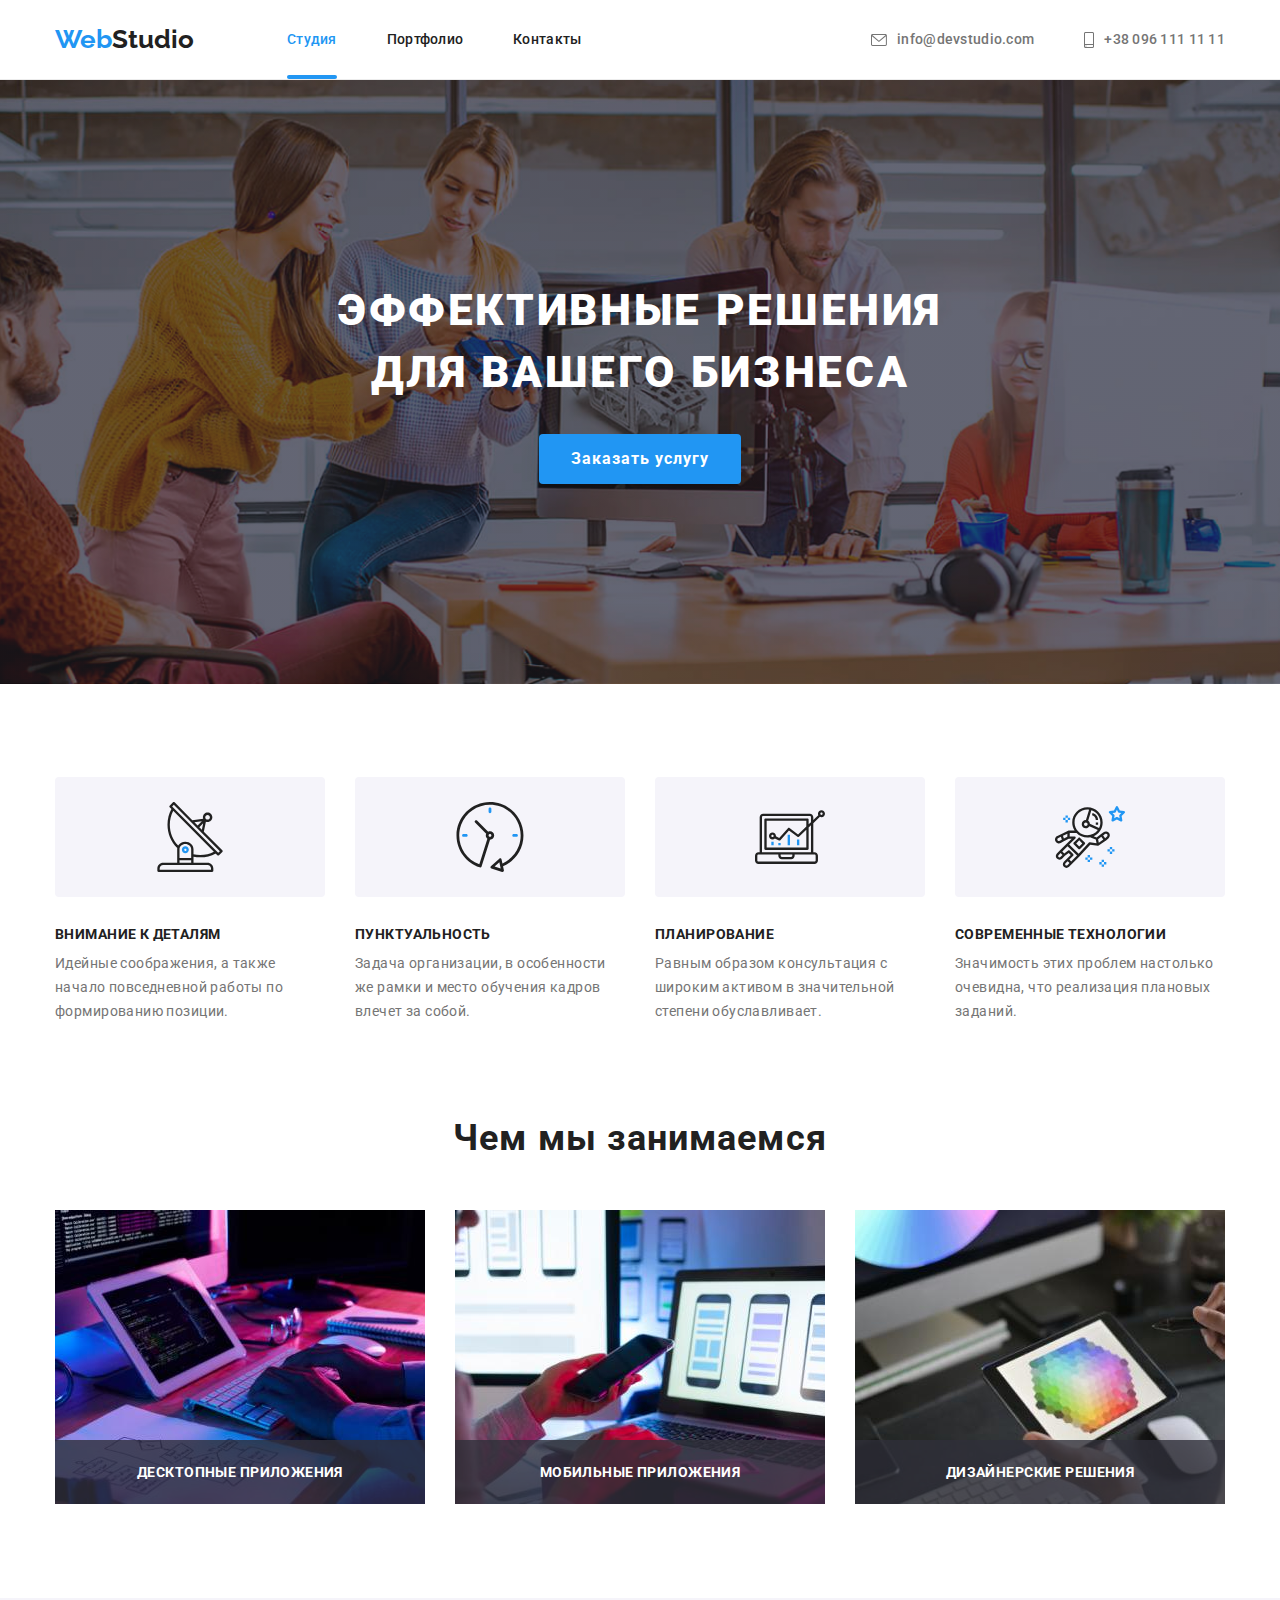
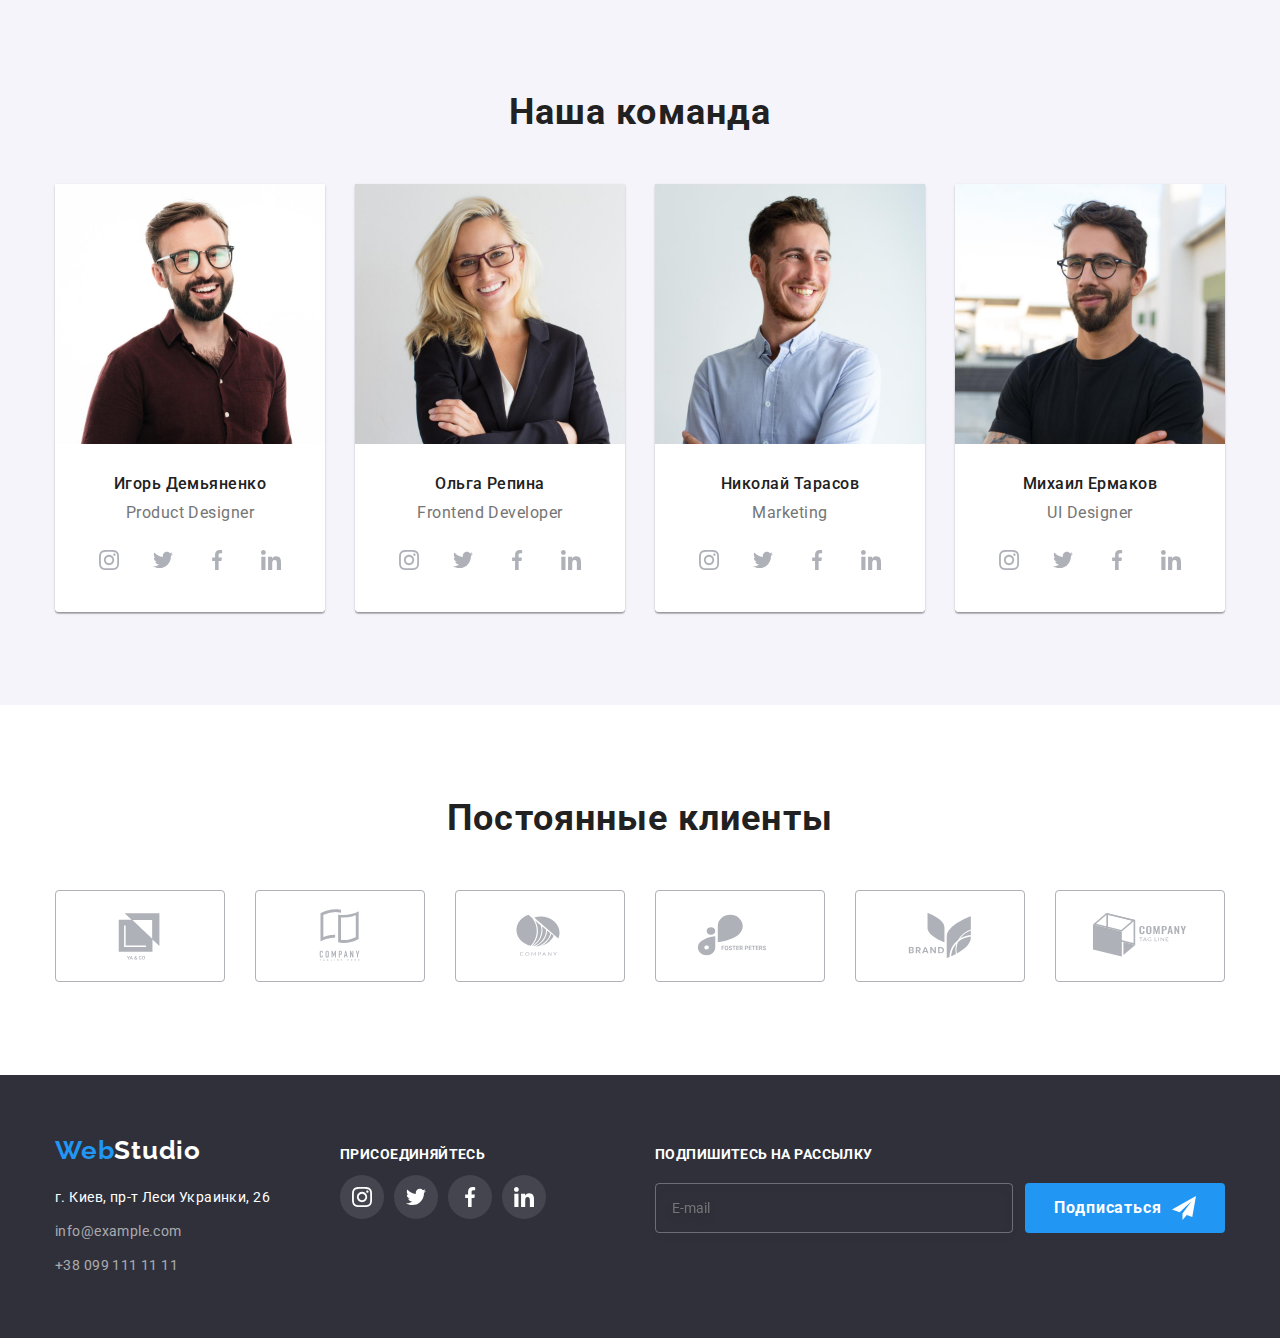
<file: index.html>
<!DOCTYPE html>
<html lang="ru">
  <head>
    <meta charset="UTF-8" />
    <meta http-equiv="X-UA-Compatible" content="IE=edge" />
    <meta name="viewport" content="width=device-width, initial-scale=1.0" />
    <title>Web Studio</title>
    <link
      rel="stylesheet"
      href="https://cdnjs.cloudflare.com/ajax/libs/modern-normalize/1.0.0/modern-normalize.min.css"
    />
    <link rel="preconnect" href="https://fonts.googleapis.com" />
    <link rel="preconnect" href="https://fonts.gstatic.com" crossorigin />
    <link
      href="https://fonts.googleapis.com/css2?family=Raleway:wght@700&family=Roboto:wght@400;500;700;900&display=swap"
      rel="stylesheet"
    />
    <link rel="stylesheet" href="./css/styles.css" />
  </head>
  <body>
    <!--Шапка сайта-->
    <header class="header">
      <div class="container">
        <nav class="nav">
          <a class="logo" href="./index.html"
            ><span class="accent">Web</span>Studio</a
          >

          <ul class="site-nav">
            <li class="saitt-nav-list">
              <a class="link active carent" href="./index.html">Студия</a>
            </li>
            <li class="saitt-nav-list">
              <a class="link" href="./portfolio.html">Портфолио</a>
            </li>
            <li class="saitt-nav-list">
              <a class="link" href="">Контакты</a>
            </li>
          </ul>
        </nav>

        <ul class="adres-lin">
          <li class="link-links">
            <a class="adres-link" href="mailto:info@devstudio.com"
              ><svg class="adrec-icon" width="16" height="12">
                <use href="./images/sprait.svg#icon-mail"></use>
              </svg>
              info@devstudio.com</a
            >
          </li>
          <li class="link-links tel">
            <a class="adres-link" href="tel:+380961111111"
              ><svg class="adrec-icon" width="10" height="16">
                <use href="./images/sprait.svg#icon-phone"></use></svg
              >+38 096 111 11 11</a
            >
          </li>
        </ul>
      </div>
    </header>

    <main>
      <!--Герой-->
      <section class="hero">
        <div class="container">
          <h1 class="hero-text">Эффективные решения для вашего бизнеса</h1>
          <button class="button-hero" data-modal-open type="button">
            Заказать услугу
          </button>
        </div>
      </section>
      <!--Особенности-->
      <section class="section">
        <!-- <h2 class="features">Особинности</h2> -->
        <div class="container specifics">
          <ul class="section-titel">
            <li class="specifics-list">
              <div class="sprcific-card">
                <svg class="specifics-icon" width="70" height="70">
                  <use href="./images/sprait.svg#icon-antenna"></use>
                </svg>
              </div>
              <h3 class="titel-features">Внимание к деталям</h3>
              <p class="list-feat">
                Идейные соображения, а также начало повседневной работы по
                формированию позиции.
              </p>
            </li>

            <li class="specifics-list">
              <div class="sprcific-card">
                <svg class="specifics-icon" width="70" height="70">
                  <use href="./images/sprait.svg#icon-clock"></use>
                </svg>
              </div>
              <h3 class="titel-features">Пунктуальность</h3>
              <p class="list-feat">
                Задача организации, в особенности же рамки и место обучения
                кадров влечет за собой.
              </p>
            </li>
            <li class="specifics-list">
              <div class="sprcific-card">
                <svg class="specifics-icon" width="70" height="70">
                  <use href="./images/sprait.svg#icon-diagram"></use>
                </svg>
              </div>
              <h3 class="titel-features">Планирование</h3>
              <p class="list-feat">
                Равным образом консультация с широким активом в значительной
                степени обуславливает.
              </p>
            </li>
            <li class="specifics-list">
              <div class="sprcific-card">
                <svg class="specifics-icon" width="70" height="70">
                  <use href="./images/sprait.svg#icon-astronaut"></use>
                </svg>
              </div>
              <h3 class="titel-features">Современные технологии</h3>
              <p class="list-feat">
                Значимость этих проблем настолько очевидна, что реализация
                плановых заданий.
              </p>
            </li>
          </ul>
        </div>
      </section>
      <!--Чем ми занимаемся-->

      <section class="foto-produkt">
        <div class="container">
          <h2 class="about-title">Чем мы занимаемся</h2>
          <ul class="foto">
            <li class="foto-list">
              <img
                src="./images/disain.jpg"
                alt="проектируємо розробляємо"
                width="370"
              />
              <p class="foto-list-text">Десктопные приложения</p>
            </li>
            <li class="foto-list">
              <img
                src="./images/work.jpg"
                alt="розробляемо на разниє устройства"
                width="370"
              />
              <p class="foto-list-text">Мобильные приложения</p>
            </li>
            <li class="foto-list">
              <img
                src="./images/app.jpg"
                alt="тестируєм и запускаєм"
                width="370"
              />
              <p class="foto-list-text">Дизайнерские решения</p>
            </li>
          </ul>
        </div>
      </section>
      <!--Команда-->
      <section class="section team">
        <div class="container teams-section">
          <h2 class="team-titel">Наша команда</h2>
          <ul class="team-list">
            <li class="team-card">
              <img src="./images/1.jpg" alt="сотрудник" width="270" />
              <div class="team-cart-conteiner">
                <h3 class="team-name">Игорь Демьяненко</h3>
                <p class="team-position">Product Designer</p>
                <ul class="soc-list">
                  <li class="soc-item">
                    <a class="soc-link" href=""
                      ><svg class="icon" width="20" height="20">
                        <use href="./images/sprait.svg#icon-instagram"></use>
                      </svg>
                    </a>
                  </li>
                  <li class="soc-item">
                    <a class="soc-link" href=""
                      ><svg class="icon" width="20" height="20">
                        <use href="./images/sprait.svg#icon-twitter"></use></svg
                    ></a>
                  </li>
                  <li class="soc-item">
                    <a class="soc-link" href=""
                      ><svg class="icon" width="20" height="20">
                        <use
                          href="./images/sprait.svg#icon-facebook"
                        ></use></svg
                    ></a>
                  </li>
                  <li class="soc-item">
                    <a class="soc-link" href=""
                      ><svg class="icon" width="20" height="20">
                        <use
                          href="./images/sprait.svg#icon-linkedin-1"
                        ></use></svg
                    ></a>
                  </li>
                </ul>
              </div>
            </li>
            <li class="team-card">
              <img src="./images/2.jpg" alt="сотруднік" width="270" />
              <div class="team-cart-conteiner">
                <h3 class="team-name">Ольга Репина</h3>
                <p class="team-position">Frontend Developer</p>
                <ul class="soc-list">
                  <li class="soc-item">
                    <a class="soc-link" href=""
                      ><svg class="icon" width="20" height="20">
                        <use href="./images/sprait.svg#icon-instagram"></use>
                      </svg>
                    </a>
                  </li>
                  <li class="soc-item">
                    <a class="soc-link" href=""
                      ><svg class="icon" width="20" height="20">
                        <use href="./images/sprait.svg#icon-twitter"></use></svg
                    ></a>
                  </li>
                  <li class="soc-item">
                    <a class="soc-link" href=""
                      ><svg class="icon" width="20" height="20">
                        <use
                          href="./images/sprait.svg#icon-facebook"
                        ></use></svg
                    ></a>
                  </li>
                  <li class="soc-item">
                    <a class="soc-link" href=""
                      ><svg class="icon" width="20" height="20">
                        <use
                          href="./images/sprait.svg#icon-linkedin-1"
                        ></use></svg
                    ></a>
                  </li>
                </ul>
              </div>
            </li>
            <li class="team-card">
              <img src="./images/3.jpg" alt="сотрудник" width="270" />
              <div class="team-cart-conteiner">
                <h3 class="team-name">Николай Тарасов</h3>
                <p class="team-position">Marketing</p>
                <ul class="soc-list">
                  <li class="soc-item">
                    <a class="soc-link" href=""
                      ><svg class="icon" width="20" height="20">
                        <use href="./images/sprait.svg#icon-instagram"></use>
                      </svg>
                    </a>
                  </li>
                  <li class="soc-item">
                    <a class="soc-link" href=""
                      ><svg class="icon" width="20" height="20">
                        <use href="./images/sprait.svg#icon-twitter"></use></svg
                    ></a>
                  </li>
                  <li class="soc-item">
                    <a class="soc-link" href=""
                      ><svg class="icon" width="20" height="20">
                        <use
                          href="./images/sprait.svg#icon-facebook"
                        ></use></svg
                    ></a>
                  </li>
                  <li class="soc-item">
                    <a class="soc-link" href=""
                      ><svg class="icon" width="20" height="20">
                        <use
                          href="./images/sprait.svg#icon-linkedin-1"
                        ></use></svg
                    ></a>
                  </li>
                </ul>
              </div>
            </li>
            <li class="team-card">
              <img src="./images/4.jpg" alt="сотруднік" width="270" />
              <div class="team-cart-conteiner">
                <h3 class="team-name">Михаил Ермаков</h3>
                <p class="team-position">UI Designer</p>
                <ul class="soc-list">
                  <li class="soc-item">
                    <a class="soc-link" href=""
                      ><svg class="icon" width="20" height="20">
                        <use href="./images/sprait.svg#icon-instagram"></use>
                      </svg>
                    </a>
                  </li>
                  <li class="soc-item">
                    <a class="soc-link" href=""
                      ><svg class="icon" width="20" height="20">
                        <use href="./images/sprait.svg#icon-twitter"></use></svg
                    ></a>
                  </li>
                  <li class="soc-item">
                    <a class="soc-link" href=""
                      ><svg class="icon" width="20" height="20">
                        <use
                          href="./images/sprait.svg#icon-facebook"
                        ></use></svg
                    ></a>
                  </li>
                  <li class="soc-item">
                    <a class="soc-link" href=""
                      ><svg class="icon" width="20" height="20">
                        <use
                          href="./images/sprait.svg#icon-linkedin-1"
                        ></use></svg
                    ></a>
                  </li>
                </ul>
              </div>
            </li>
          </ul>
        </div>
      </section>
      <!-- Компаніі -->
      <section class="section">
        <div class="container compani">
          <h2 class="compani-titel">Постоянные клиенты</h2>
          <ul class="compani-list">
            <li class="compani-item">
              <a class="compani-link" href=""
                ><svg class="icon-compani" width="106" height="60">
                  <use href="./images/sprait.svg#icon-compani_one"></use></svg
              ></a>
            </li>
            <li class="compani-item">
              <a class="compani-link" href=""
                ><svg class="icon-compani" width="106" height="60">
                  <use href="./images/sprait.svg#icon-compani_tuo"></use></svg
              ></a>
            </li>
            <li class="compani-item">
              <a class="compani-link" href=""
                ><svg class="icon-compani" width="106" height="60">
                  <use href="./images/sprait.svg#icon-compani_trri"></use></svg
              ></a>
            </li>
            <li class="compani-item">
              <a class="compani-link" href=""
                ><svg class="icon-compani" width="106" height="60">
                  <use
                    href="./images/sprait.svg#icon-compani_zitiri"
                  ></use></svg
              ></a>
            </li>
            <li class="compani-item">
              <a class="compani-link" href=""
                ><svg class="icon-compani" width="106" height="60">
                  <use href="./images/sprait.svg#icon-compani_fife"></use></svg
              ></a>
            </li>
            <li class="compani-item">
              <a class="compani-link" href=""
                ><svg class="icon-compani" width="106" height="60">
                  <use href="./images/sprait.svg#icon-compani_six"></use></svg
              ></a>
            </li>
          </ul>
        </div>
      </section>
    </main>

    <!--Подвал-->
    <footer class="footer">
      <div class="container futerr-soc">
        <div class="fut-coteiner">
          <a class="logo-footer" href="./index.html"
            >Web<span class="accent-footer">Studio</span></a
          >
          <address class="adres-list">
            <ul>
              <li class="adres-list-text">
                <a
                  class="footer-adres"
                  href="https://www.google.com/maps/place/%D0%B1%D1%83%D0%BB.+%D0%9B%D0%B5%D1%81%D0%B8+%D0%A3%D0%BA%D1%80%D0%B0%D0%B8%D0%BD%D0%BA%D0%B8,+26,+%D0%9A%D0%B8%D0%B5%D0%B2,+02000/@50.4265807,30.5361971,17z/data=!3m1!4b1!4m5!3m4!1s0x40d4cf0e033ecbe9:0x57a4dffefec77da0!8m2!3d50.4265807!4d30.5383858"
                  target="_blank"
                  >г. Киев, пр-т Леси Украинки, 26</a
                >
              </li>
              <li class="adres-list-text">
                <a class="footer-contact" href="mailto:info@example.com"
                  >info@example.com</a
                >
              </li>
              <li class="adres-list-text">
                <a class="footer-contact" href="tel:+380991111111"
                  >+38 099 111 11 11</a
                >
              </li>
            </ul>
          </address>
        </div>
        <div class="fuuter-soc-lisr">
          <h3 class="footer-taitel">присоединяйтесь</h3>
          <ul class="soc-list">
            <li class="soc-item">
              <a class="soc-link ftr" href=""
                ><svg class="icon-footer" width="20" height="20">
                  <use href="./images/sprait.svg#icon-instagram"></use>
                </svg>
              </a>
            </li>
            <li class="soc-item">
              <a class="soc-link ftr" href=""
                ><svg class="icon-footer" width="20" height="20">
                  <use href="./images/sprait.svg#icon-twitter"></use></svg
              ></a>
            </li>
            <li class="soc-item">
              <a class="soc-link ftr" href=""
                ><svg class="icon-footer" width="20" height="20">
                  <use href="./images/sprait.svg#icon-facebook"></use></svg
              ></a>
            </li>
            <li class="soc-item">
              <a class="soc-link ftr" href=""
                ><svg class="icon-footer" width="20" height="20">
                  <use href="./images/sprait.svg#icon-linkedin-1"></use></svg
              ></a>
            </li>
          </ul>
        </div>

        <div class="form-footer">
          <h3 class="form-footer-text">Подпишитесь на рассылку</h3>
          <form class="sabmit-footer" action="">
            <label for="">
              <input class="email" type="email" placeholder="E-mail" />
            </label>
            <button class="button-form-footer" type="submit">
              Подписаться
              <svg class="button-form-footer-icon" width="24" height="24">
                <use href="./images/sprait.svg#icon-telegram"></use>
              </svg>
            </button>
          </form>
        </div>
      </div>
    </footer>

    <!-- modal -->
    <div class="backdrop is-hidden" data-modal>
      <div class="modal">
        <div class="modal-close-bottin">
          <button class="close-button" type="button" data-modal-close>
            <svg class="icon-cose" width="11" height="11">
              <use href="./images/sprait.svg#icon-clouz"></use>
            </svg>
          </button>
        </div>

        <div class="modal-conteiner">
          <h2 class="text-modal">Оставьте свои данные, мы вам перезвоним</h2>

          <form class="modal-form" action="modal-form">
            <div class="form-content">
              <label class="form-label">
                <span class="text-form"> Имя</span>
                <span class="icon-wrap">
                  <input class="contact-form-input" type="text" />
                  <svg class="icon-form" width="18" height="18">
                    <use href="./images/sprait.svg#icon-man"></use>
                  </svg>
                </span>
              </label>

              <label class="form-label">
                <span class="text-form">Телефон</span>
                <span class="icon-wrap">
                  <input class="contact-form-input" type="tel" name="tel" />
                  <svg class="icon-form" width="18" height="18">
                    <use href="./images/sprait.svg#icon-tel"></use>
                  </svg>
                </span>
              </label>

              <label class="form-label">
                <span class="text-form">Почта</span>
                <span class="icon-wrap">
                  <input class="contact-form-input" type="email" name="email" />
                  <svg class="icon-form" width="18" height="18">
                    <use href="./images/sprait.svg#icon-list"></use>
                  </svg>
                </span>
              </label>

              <label class="form-label">
                <span class="text-form">Комментарий</span>
                <textarea
                  class="contact-form-input text-text"
                  name="Комментарий"
                  placeholder="Введите текст"
                ></textarea>
              </label>
            </div>

            <label class="checkbox">
              <input
                class="form-checkbox visually-hidden"
                type="checkbox"
                name="checkbox"
              />
              <span class="custom-checkbox">
                <svg width="13" height="10">
                  <use href="./images/sprait.svg#icon-chek"></use>
                </svg>
              </span>
              <span class="text-checkbox">
                Соглашаюсь с рассылкой и принимаю<a
                  class="checkbox-axent"
                  href=""
                  >Условия договора</a
                >
              </span>
            </label>
            <button class="button-form-modal" type="submit">Отправить</button>
          </form>
        </div>
      </div>
    </div>

    <script src="./js/modal.js"></script>
  </body>
</html>
</file>
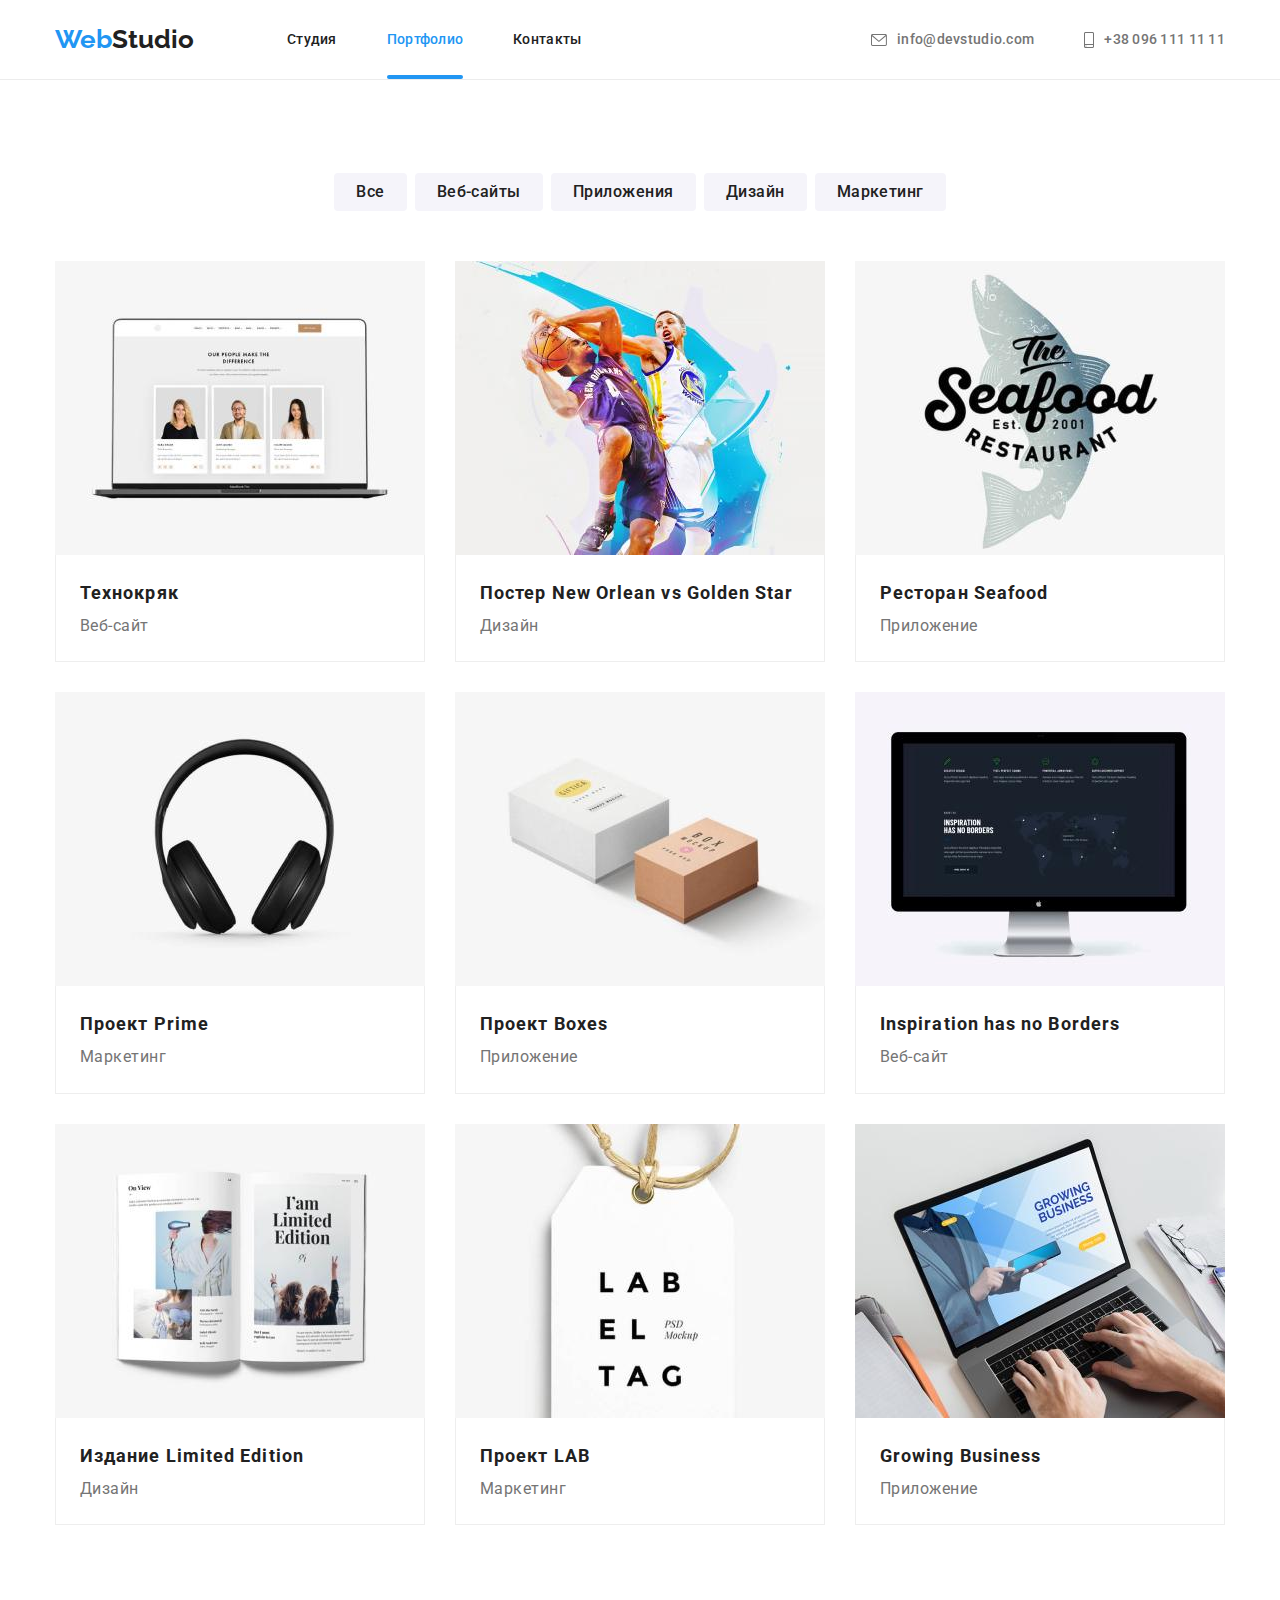
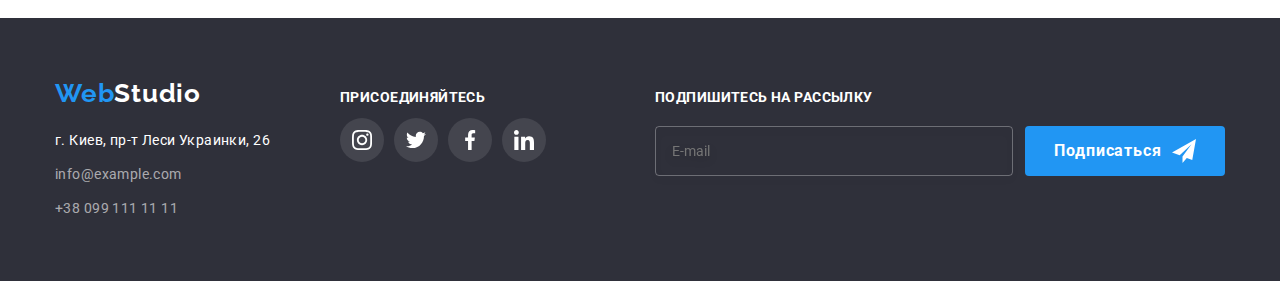
<file: portfolio.html>
<!DOCTYPE html>
<html lang="ru">
  <head>
    <meta charset="UTF-8" />
    <meta http-equiv="X-UA-Compatible" content="IE=edge" />
    <meta name="viewport" content="width=device-width, initial-scale=1.0" />
    <title>Portfolio</title>
    <link
      rel="stylesheet"
      href="https://cdnjs.cloudflare.com/ajax/libs/modern-normalize/1.0.0/modern-normalize.min.css"
    />
    <link rel="preconnect" href="https://fonts.googleapis.com" />
    <link rel="preconnect" href="https://fonts.gstatic.com" crossorigin />
    <link
      href="https://fonts.googleapis.com/css2?family=Raleway:wght@700&family=Roboto:wght@400;500;700;900&display=swap"
      rel="stylesheet"
    />
    <link rel="stylesheet" href="./css/styles.css" />
  </head>

  <!--Шапка-->
  <body>
    <!--Шапка сайта-->
    <header class="header">
      <div class="container">
        <nav class="nav">
          <a class="logo" href="./index.html"
            ><span class="accent">Web</span>Studio</a
          >

          <ul class="site-nav">
            <li class="saitt-nav-list">
              <a class="link" href="./index.html">Студия</a>
            </li>
            <li class="saitt-nav-list">
              <a class="link active carent" href="./portfolio.html"
                >Портфолио</a
              >
            </li>
            <li class="saitt-nav-list">
              <a class="link" href="">Контакты</a>
            </li>
          </ul>
        </nav>

        <ul class="adres-lin">
          <li class="link-links">
            <a class="adres-link" href="mailto:info@devstudio.com"
              ><svg class="adrec-icon" width="16" height="12">
                <use href="./images/sprait.svg#icon-mail"></use>
              </svg>
              info@devstudio.com</a
            >
          </li>
          <li class="link-links tel">
            <a class="adres-link" href="tel:+380961111111"
              ><svg class="adrec-icon" width="10" height="16">
                <use href="./images/sprait.svg#icon-phone"></use></svg
              >+38 096 111 11 11</a
            >
          </li>
        </ul>
      </div>
    </header>

    <main>
      <!--Уникальни контент-->
      <section class="section">
        <div class="container">
          <!-- <h1>Наши роботи</h1> -->
          <!--кнопки-->
          <ul class="button-container">
            <li class="button-list">
              <button type="button" class="button">Все</button>
            </li>
            <li class="button-list">
              <button type="button" class="button">Веб-сайты</button>
            </li>
            <li class="button-list">
              <button type="button" class="button">Приложения</button>
            </li>
            <li class="button-list">
              <button type="button" class="button">Дизайн</button>
            </li>
            <li class="button-list">
              <button type="button" class="button">Маркетинг</button>
            </li>
          </ul>
          <ul class="content-proekt">
            <li class="content-card">
              <a class="card-links" href="">
                <div>
                  <div class="open-text">
                    <img
                      src="./images/img11.jpg"
                      alt="ноутбук з откритим сайтом"
                      width="370"
                    />
                    <div class="text-in-foto">
                      <p class="text-is">
                        Ресурс предлагает комплексные предложения с разным
                        уровнем функционала и сервисов. Все это позволит
                        посетителю получить исчерпывающие сведения о компании
                        или частном лице.
                      </p>
                    </div>
                  </div>

                  <div class="card-text">
                    <h2 class="subtitle">Технокряк</h2>
                    <p class="desc">Веб-сайт</p>
                  </div>
                </div>
              </a>
            </li>
            <li class="content-card">
              <a class="card-links" href="">
                <div class="open-text">
                  <img
                    src="./images/img21.jpg"
                    alt="два баскетболиста"
                    width="370"
                  />

                  <div class="text-in-foto">
                    <p class="text-is">
                      Ресурс предлагает комплексные предложения с разным уровнем
                      функционала и сервисов. Все это позволит посетителю
                      получить исчерпывающие сведения о компании или частном
                      лице.
                    </p>
                  </div>
                </div>
                <div class="card-text">
                  <h2 class="subtitle">Постер New Orlean vs Golden Star</h2>
                  <p class="desc">Дизайн</p>
                </div>
              </a>
            </li>
            <li class="content-card">
              <a class="card-links" href="">
                <div class="open-text">
                  <img
                    src="./images/img31.jpg"
                    alt="риба и логотип ресторана"
                    width="370"
                  />
                  <div class="text-in-foto">
                    <p class="text-is">
                      Ресурс предлагает комплексные предложения с разным уровнем
                      функционала и сервисов. Все это позволит посетителю
                      получить исчерпывающие сведения о компании или частном
                      лице.
                    </p>
                  </div>
                </div>
                <div class="card-text">
                  <h2 class="subtitle">Ресторан Seafood</h2>
                  <p class="desc">Приложение</p>
                </div>
              </a>
            </li>
            <li class="content-card">
              <a class="card-links" href="">
                <div class="open-text">
                  <img src="./images/img41.jpg" alt="наушникы" width="370" />
                  <div class="text-in-foto">
                    <p class="text-is">
                      Ресурс предлагает комплексные предложения с разным уровнем
                      функционала и сервисов. Все это позволит посетителю
                      получить исчерпывающие сведения о компании или частном
                      лице.
                    </p>
                  </div>
                </div>
                <div class="card-text">
                  <h2 class="subtitle">Проект Prime</h2>
                  <p class="desc">Маркетинг</p>
                </div>
              </a>
            </li>
            <li class="content-card">
              <a class="card-links" href="">
                <div class="open-text">
                  <img src="./images/img51.jpg" alt="две каробки" width="370" />
                  <div class="text-in-foto">
                    <p class="text-is">
                      Ресурс предлагает комплексные предложения с разным уровнем
                      функционала и сервисов. Все это позволит посетителю
                      получить исчерпывающие сведения о компании или частном
                      лице.
                    </p>
                  </div>
                </div>
                <div class="card-text">
                  <h2 class="subtitle">Проект Boxes</h2>
                  <p class="desc">Приложение</p>
                </div>
              </a>
            </li>
            <li class="content-card">
              <a class="card-links" href="">
                <div class="open-text">
                  <img
                    src="./images/img61.jpg"
                    alt="монитор з откритым сайтом"
                    width="370"
                  />
                  <div class="text-in-foto">
                    <p class="text-is">
                      Ресурс предлагает комплексные предложения с разным уровнем
                      функционала и сервисов. Все это позволит посетителю
                      получить исчерпывающие сведения о компании или частном
                      лице.
                    </p>
                  </div>
                </div>
                <div class="card-text">
                  <h2 class="subtitle">Inspiration has no Borders</h2>
                  <p class="desc">Веб-сайт</p>
                </div>
              </a>
            </li>
            <li class="content-card">
              <a class="card-links" href="">
                <div class="open-text">
                  <img
                    src="./images/img71.jpg"
                    alt="открытая книга"
                    width="370"
                  />
                  <div class="text-in-foto">
                    <p class="text-is">
                      Ресурс предлагает комплексные предложения с разным уровнем
                      функционала и сервисов. Все это позволит посетителю
                      получить исчерпывающие сведения о компании или частном
                      лице.
                    </p>
                  </div>
                </div>
                <div class="card-text">
                  <h2 class="subtitle">Издание Limited Edition</h2>
                  <p class="desc">Дизайн</p>
                </div>
              </a>
            </li>
            <li class="content-card">
              <a class="card-links" href="">
                <div class="open-text">
                  <img src="./images/img81.jpg" alt="лейба" width="370" />
                  <div class="text-in-foto">
                    <p class="text-is">
                      Ресурс предлагает комплексные предложения с разным уровнем
                      функционала и сервисов. Все это позволит посетителю
                      получить исчерпывающие сведения о компании или частном
                      лице.
                    </p>
                  </div>
                </div>

                <div class="card-text">
                  <h2 class="subtitle">Проект LAB</h2>
                  <p class="desc">Маркетинг</p>
                </div>
              </a>
            </li>
            <li class="content-card">
              <a class="card-links" href="">
                <div class="open-text">
                  <img
                    src="./images/img91.jpg"
                    alt="печитают на ноутбуке"
                    width="370"
                  />
                  <div class="text-in-foto">
                    <p class="text-is">
                      Ресурс предлагает комплексные предложения с разным уровнем
                      функционала и сервисов. Все это позволит посетителю
                      получить исчерпывающие сведения о компании или частном
                      лице.
                    </p>
                  </div>
                </div>
                <div class="card-text">
                  <h2 class="subtitle">Growing Business</h2>
                  <p class="desc">Приложение</p>
                </div>
              </a>
            </li>
          </ul>
        </div>
      </section>
    </main>
    <!--Подвал-->
    <footer class="footer">
      <div class="container futerr-soc">
        <div class="fut-coteiner">
          <a class="logo-footer" href="./index.html"
            >Web<span class="accent-footer">Studio</span></a
          >
          <address class="adres-list">
            <ul>
              <li class="adres-list-text">
                <a
                  class="footer-adres"
                  href="https://www.google.com/maps/place/%D0%B1%D1%83%D0%BB.+%D0%9B%D0%B5%D1%81%D0%B8+%D0%A3%D0%BA%D1%80%D0%B0%D0%B8%D0%BD%D0%BA%D0%B8,+26,+%D0%9A%D0%B8%D0%B5%D0%B2,+02000/@50.4265807,30.5361971,17z/data=!3m1!4b1!4m5!3m4!1s0x40d4cf0e033ecbe9:0x57a4dffefec77da0!8m2!3d50.4265807!4d30.5383858"
                  target="_blank"
                  >г. Киев, пр-т Леси Украинки, 26</a
                >
              </li>
              <li class="adres-list-text">
                <a class="footer-contact" href="mailto:info@example.com"
                  >info@example.com</a
                >
              </li>
              <li class="adres-list-text">
                <a class="footer-contact" href="tel:+380991111111"
                  >+38 099 111 11 11</a
                >
              </li>
            </ul>
          </address>
        </div>
        <div class="fuuter-soc-lisr">
          <h3 class="footer-taitel">присоединяйтесь</h3>
          <ul class="soc-list">
            <li class="soc-item">
              <a class="soc-link ftr" href=""
                ><svg class="icon-footer" width="20" height="20">
                  <use href="./images/sprait.svg#icon-instagram"></use>
                </svg>
              </a>
            </li>
            <li class="soc-item">
              <a class="soc-link ftr" href=""
                ><svg class="icon-footer" width="20" height="20">
                  <use href="./images/sprait.svg#icon-twitter"></use></svg
              ></a>
            </li>
            <li class="soc-item">
              <a class="soc-link ftr" href=""
                ><svg class="icon-footer" width="20" height="20">
                  <use href="./images/sprait.svg#icon-facebook"></use></svg
              ></a>
            </li>
            <li class="soc-item">
              <a class="soc-link ftr" href=""
                ><svg class="icon-footer" width="20" height="20">
                  <use href="./images/sprait.svg#icon-linkedin-1"></use></svg
              ></a>
            </li>
          </ul>
        </div>
        <div class="form-footer">
          <h3 class="form-footer-text">Подпишитесь на рассылку</h3>
          <form class="sabmit-footer" action="">
            <label for="">
              <input class="email" type="email" placeholder="E-mail" />
            </label>
            <button class="button-form-footer" type="submit">
              Подписаться
              <svg class="button-form-footer-icon" width="24" height="24">
                <use href="./images/sprait.svg#icon-telegram"></use>
              </svg>
            </button>
          </form>
        </div>
      </div>
    </footer>
  </body>
</html>
</file>
<file: css/styles.css>
:root {
  --primery-text-color: #757575;
  --title-text-color: #212121;
  --accent-color: #2196f3;
  --primery-white-color: #fff;
  --fon-color: #2f303a;
  --transition: 250ms cubic-bezier(0.4, 0, 0.2, 1);
  --border-color: rgba(33, 33, 33, 0.2);
}

body {
  color: var(--primery-text-color);
  background-color: var(--primery-white-color);
  font-style: normal;
  font-family: Roboto, sans-serif;
  font-weight: 400;
  font-size: 14px;
}

h1,
h2,
h3,
h4,
h5,
h6,
p {
  margin: 0;
}

ul {
  margin: 0;
  padding-left: 0;
}

li {
  list-style-type: none;
  /* Убираем маркеры */
}

a {
  text-decoration: none;
}

img {
  display: block;
}
.visually-hidden {
  position: absolute;
  width: 1px;
  height: 1px;
  margin: -1px;
  border: 0;
  padding: 0;
  clip: rect(0 0 0 0);
  overflow: hidden;
}
/* .no-scroll {
    overflow: hidden;
} */
.backdrop {
  position: fixed;
  top: 0;
  left: 0;
  width: 100%;
  height: 100%;
  background: rgba(0, 0, 0, 0.2);
  transition: opacity 1s cubic-bezier(0.4, 0, 0.2, 1),
    visibility 400ms cubic-bezier(0.4, 0, 0.2, 1);
}

.is-hidden {
  opacity: 0;
  visibility: hidden;
  pointer-events: none;
}

/* .modal{
  display: flex;
  position: absolute;
  top: 50%;
  right: 50%;
  min-width: 528px;
  min-height: 581px;
  transform: translate(-50%, -50%);
  background: #FFFFFF;
  box-shadow: 0px 1px 3px rgba(0, 0, 0, 0.12), 0px 1px 1px rgba(0, 0, 0, 0.14), 0px 2px 1px rgba(0, 0, 0, 0.2);
  border-radius: 4px; 
} */
.modal {
  position: absolute;
  top: 50%;
  left: 50%;
  transform: translate(-50%, -50%);
  min-width: 521px;
  min-height: 581px;
  background-color: #ffffff;
  box-shadow: 0px 1px 3px rgb(0 0 0 / 12%), 0px 1px 1px rgb(0 0 0 / 14%),
    0px 2px 1px rgb(0 0 0 / 20%);
  border-radius: 4px;
  transition: transform 500ms linear;
}

.beckdrop.is-hidden .modal {
  transform: translate(-50%, -50%) scale(0) rotate(45deg);
}

.close-button {
  position: absolute;
  display: flex;
  align-items: center;
  justify-content: center;
  content: "";
  width: 30px;
  height: 30px;
  left: 482px;
  top: 8px;
  right: auto;
  border-radius: 50%;
  background: #ffffff;
  border: 1px solid rgba(0, 0, 0, 0.1);
  box-sizing: border-box;
  z-index: 3;
  cursor: pointer;
}

.icon-cose {
  width: 11px;
  height: 11px;
  transition: fill var(--transition);
}

.close-button:hover .icon-cose,
.close-button:focus .icon-cose {
  fill: var(--accent-color);
}

.modal-conteiner {
  padding: 40px;
  margin: 0 auto;
}
.form-content {
  margin-bottom: 20px;
}

.text-modal {
  font-weight: 700;
  font-size: 20px;
  line-height: 1.15;
  text-align: center;
  letter-spacing: 0.03em;
  color: #212121;
  margin-bottom: 12px;
}

.container {
  width: 1200px;
  padding: 0 15px;
  margin: 0 auto;
}

.modal-form {
  display: flex;
  flex-direction: column;
}
.form-label {
  display: flex;
  flex-direction: column;
}
.form-label:not(:last-child) {
  margin-bottom: 10px;
}

.text-form {
  font-size: 12px;
  line-height: 1.1;
  letter-spacing: 0.01em;
  color: #757575;
  margin-bottom: 4px;
}

.contact-form-input {
  height: 40px;
  border: 1px solid rgba(33, 33, 33, 0.2);
  border-radius: 4px;
  padding: 12px 42px;
  width: 100%;
  transition: border-color var(--transition);
  outline: none;
}
.contact-form-input:hover,
.contact-form-input:focus {
  border-color: var(--accent-color);
}

.contact-form-input:hover + .icon-form,
.contact-form-input:focus + .icon-form {
  fill: var(--accent-color);
}
.text-text {
  padding: 12px 16px;
  font-size: 12px;
  line-height: 1.2;
  letter-spacing: 0.01em;
  resize: none;
  height: 120px;
}

.text-text::placeholder {
  color: rgba(117, 117, 117, 0.5);
}

.icon-wrap {
  position: relative;
}

.icon-form {
  position: absolute;
  top: 50%;
  left: 10px;
  transform: translateY(-50%);
  transition: fill var(--transition);
}
.checkbox {
  display: flex;
  flex-direction: row;
  justify-content: center;
  /* font-size: 14px;
  line-height: 1.7;
  letter-spacing: 0.03em; */
  margin-bottom: 30px;
  align-items: center;
}

.custom-checkbox {
  display: flex;
  align-items: center;
  justify-content: center;
  width: 16px;
  height: 15px;
  margin-right: 7px;
  border-radius: 4px;
  border: 1px solid var(--title-text-color);
  transition: border var(--transition);
  transition: background-color var(--transition);
}
.checkbox-input {
  display: flex;
  align-items: center;
  justify-content: center;
}
.form-checkbox:hover + .custom-checkbox,
.form-checkbox:focus + .custom-checkbox {
  border: 1px solid var(--accent-color);
}
.form-checkbox:checked + .custom-checkbox {
  border: 1px solid var(--accent-color);
  background-color: var(--accent-color);
}

.text-checkbox {
  font-family: "Roboto";
  font-style: normal;
  font-weight: 400;
  font-size: 14px;
  line-height: 24px;
  letter-spacing: 0.03em;
  color: #757575;
  margin-left: 7px;
}
.checkbox-axent {
  color: var(--accent-color);
  border-bottom: 1px solid #2196f3;
  margin-left: 5px;
}

.button-form-modal {
  font-weight: 700;
  font-size: 16px;
  line-height: 1.87;
  display: flex;
  align-items: center;
  text-align: center;
  letter-spacing: 0.06em;

  color: #ffffff;
  margin: 0 auto;

  min-width: 200px;
  height: 50px;
  padding: 10px 56px;
  background-color: #2196f3;
  box-shadow: 0px 4px 4px rgba(0, 0, 0, 0.15);
  border-radius: 4px;
  border: 0;
  transition: background-color var(--transition);
  cursor: pointer;
}
.button-form-modal:hover,
.button-form-modal:focus {
  background-color: #188ce8;
}
.section {
  padding: 93px 0;
}

/*шапка */
.header {
  /* padding: 24px 0; */
  border-bottom: 1px solid #ececec;
  background-color: #ffffff;
}

.header .container {
  display: flex;
  align-items: center;
}

.logo {
  color: #212121;
  font-family: "Raleway";
  font-weight: 700;
  font-size: 26px;
  line-height: 1.2;
  margin-right: 93px;
}

.nav {
  display: flex;
  align-items: center;
}

.site-nav {
  display: flex;
  align-items: center;
}

.saitt-nav-list {
  margin-right: 50px;
}

.adres-lin {
  display: flex;
  align-items: center;
}

/* .link-links{
  display: block;
  display: flex;
  align-items: center;
} */

.adres-lin {
  margin-left: auto;
}

.tel {
  margin-left: 50px;
}

.accent {
  color: #2196f3;
}

.site-nav .link {
  display: block;
  font-weight: 500;
  font-size: 14px;
  line-height: 1.1;
  letter-spacing: 0.02em;
  color: var(--title-text-color);
  padding: 32px 0;
  position: relative;
  transition: color, var(--transition);
}

.site-nav .link:hover,
.site-nav .link:focus {
  color: var(--accent-color);
}

.carent::after {
  content: "";
  position: absolute;
  width: 100%;
  height: 4px;
  background: #2196f3;
  border-radius: 2px;
  bottom: 0;
  left: 0;
}

.site-nav .active {
  color: var(--accent-color);
}

.adres-link {
  font-weight: 500;
  font-size: 14px;
  line-height: 1.1;
  letter-spacing: 0.02em;
  color: #757575;
  display: flex;
  align-items: center;
  transition: color, var(--transition);
}
.adres-link:hover,
.adres-link:focus {
  color: var(--accent-color);
}

.adrec-icon {
  display: block;
  fill: currentColor;
  margin-right: 10px;
}

/* hero */

.hero {
  background: #2f303a;
  padding: 200px 0;
  background-image: linear-gradient(
      rgba(47, 48, 58, 0.4),
      rgba(47, 48, 58, 0.4)
    ),
    url(../images/fons.png);
  background-size: cover;
  max-width: 1600px;
  margin: 0 auto;
  background-repeat: no-repeat;
  background-position: center;
}

.hero-text {
  font-weight: 900;
  font-size: 44px;
  line-height: 1.4;
  text-align: center;
  letter-spacing: 0.06em;
  text-transform: uppercase;
  color: var(--primery-white-color);
  width: 696px;
  margin: 0 auto;
  margin-bottom: 30px;
}

.hero-text {
  text-transform: uppercase;
}

.button-hero {
  font-weight: 700;
  font-size: 16px;
  line-height: 1.9;
  font-family: inherit;
  border: 0;
  align-items: center;
  text-align: center;
  letter-spacing: 0.06em;
  color: var(--primery-white-color);
  background: var(--accent-color);
  box-shadow: 0px 4px 4px rgba(0, 0, 0, 0.15);
  border-radius: 4px;
  margin: 0 auto;
  display: block;
  min-width: 200px;
  padding: 10px 32px;
  cursor: pointer;
}

/* особиности  */
.specifics {
  display: flex;
  align-items: center;
}

.section-titel {
  display: flex;
  align-items: center;
}

.specifics-list {
  width: 270px;
  margin-right: 30px;
}

/* .specifics-list:not(:last-child) {
  margin: 0;
} */

.features {
  color: #212121;
}

.titel-features {
  font-weight: 700;
  font-size: 14px;
  line-height: 1.1;
  letter-spacing: 0.03em;
  text-transform: uppercase;
  color: var(--title-text-color);
  margin-bottom: 10px;
}

.list-feat {
  font-size: 14px;
  line-height: 1.7;
  letter-spacing: 0.03em;
}

.sprcific-card {
  display: flex;
  align-items: center;
  justify-content: center;
  width: 270px;
  height: 120px;
  background: #f5f4fa;
  border-radius: 4px;
  margin-bottom: 30px;
}

/* про нас */
.foto-produkt {
  padding-bottom: 94px;
}

.about-title {
  font-weight: 700;
  font-size: 36px;
  line-height: 1.2;
  text-align: center;
  letter-spacing: 0.03em;
  color: var(--title-text-color);
  text-align: center;
  margin: 0 auto;
}

.they {
  display: flex;
  align-items: center;
}

.foto {
  display: flex;
  align-items: center;
  margin-top: 50px;
}

.foto-list {
  margin-right: 30px;
  position: relative;
}

.foto-list-text {
  position: absolute;
  text-align: center;
  font-weight: 700;
  bottom: 0;
  left: 0;
  width: 100%;
  font-size: 14px;
  line-height: 16px;
  text-align: center;
  letter-spacing: 0.03em;
  text-transform: uppercase;
  color: var(--primery-white-color);
  background: rgba(47, 48, 58, 0.8);
  padding: 24px 0;
}

.foto-list:last-child {
  margin: 0;
}

/* Team */
.teams-section {
  background-color: #f5f4fa;
}

.team-list {
  display: flex;
  align-items: center;
}

.team-card {
  margin-right: 30px;
  box-shadow: 0px 1px 3px rgba(0, 0, 0, 0.12), 0px 1px 1px rgba(0, 0, 0, 0.14),
    0px 2px 1px rgba(0, 0, 0, 0.2);
  border-radius: 0px 0px 4px 4px;
}

.team-card:last-child {
  margin: 0;
}

.team {
  background-color: #f5f4fa;
}

.team-cart-conteiner {
  text-align: center;
  padding: 30px 10px;
  background-color: var(--primery-white-color);
  border-radius: 0px 0px 4px 4px;
}

.team-titel {
  font-weight: 700;
  font-size: 36px;
  line-height: 1.2;
  text-align: center;
  letter-spacing: 0.03em;
  color: var(--title-text-color);
  text-align: center;
  margin: 0 auto;
  margin-bottom: 50px;
}

.team-name {
  font-weight: 500;
  font-size: 16px;
  line-height: 19px;
  /* identical to box height */
  letter-spacing: 0.03em;
  color: var(--title-text-color);
  margin-bottom: 10px;
}

.team-position {
  font-size: 16px;
  line-height: 1.2;
  letter-spacing: 0.03em;
  margin-bottom: 16px;
}

.soc-list {
  display: flex;
  align-items: center;
  justify-content: center;
}

.soc-item {
  width: 44px;
  height: 44px;
  margin-right: 10px;
}

.soc-item:last-child {
  margin-right: 0;
}

.soc-link {
  display: flex;
  width: 100%;
  height: 100%;
  align-items: center;
  justify-content: center;
  border-radius: 50%;
  transition: background-color, var(--transition);
}

.ftr {
  background: rgba(255, 255, 255, 0.1);
}

.icon-footer {
  fill: var(--primery-white-color);
}

.soc-link:hover,
.soc-link:focus {
  background-color: var(--accent-color);
}

.icon {
  fill: #afb1b8;
  transition: fill, var(--transition);
}

.soc-link:hover .icon,
.soc-link:focus .icon {
  fill: var(--primery-white-color);
}

/* компанії */

.compani-titel {
  font-weight: 700;
  font-size: 36px;
  line-height: 1.16;
  text-align: center;
  letter-spacing: 0.03em;
  color: #212121;
  margin-bottom: 50px;
}

.compani-list {
  display: flex;
  justify-content: center;
  align-items: center;
}

.compani-item {
  width: 170px;
  height: 92px;
  margin-right: 30px;
}

.compani-item:last-child {
  margin-right: 0;
}

.compani-link {
  width: 100%;
  height: 100%;
  display: flex;
  align-items: center;
  justify-content: center;
  color: #afb1b8;
  border: 1px solid #afb1b8;
  box-sizing: border-box;
  border-radius: 4px;
  transition: background-color, var(--transition);
}

.icon-compani {
  fill: currentColor;
}

.compani-link:hover,
.compani-link:focus {
  border-color: var(--accent-color);
  color: var(--accent-color);
}

/* foter */
.footer {
  background: var(--fon-color);
  padding: 60px 0;
}

.logo-footer {
  font-family: "Raleway";
  font-weight: 700;
  font-size: 26px;
  line-height: 1.2;
  letter-spacing: 0.03em;
  color: var(--accent-color);
  margin-bottom: 20px;
  display: block;
}

.adres-list-text {
  margin-bottom: 10px;
}

.adres-list-text:last-child {
  margin: 0;
}

.accent-footer {
  color: var(--primery-white-color);
}

.footer-adres {
  font-size: 14px;
  line-height: 1.7;
  letter-spacing: 0.03em;
  font-style: normal;
  color: var(--primery-white-color);
}

.footer-adres:hover,
.footer-adres:focus {
  color: var(--accent-color);
}

.footer-contact {
  font-size: 14px;
  line-height: 1.7;
  letter-spacing: 0.03em;
  font-style: normal;
  color: rgba(255, 255, 255, 0.6);
}

.footer-contact:hover,
.footer-contact:focus {
  color: var(--accent-color);
}

.fut-coteiner {
  display: flex;
  flex-direction: column;
}

.futerr-soc {
  display: flex;
  align-items: baseline;
}

.footer-taitel {
  font-weight: 700;
  font-size: 14px;
  line-height: 1.2px;
  letter-spacing: 0.03em;
  text-transform: uppercase;
  color: #ffffff;
  margin-bottom: 20px;
  margin-right: auto;
}

.fuuter-soc-lisr {
  display: flex;
  align-items: center;
  flex-direction: column;
  margin-left: 70px;
  margin-top: 12px;
}
.form-footer {
  margin-left: auto;
}
.form-footer-text {
  font-weight: 700;
  font-size: 14px;
  line-height: 1.2;
  letter-spacing: 0.03em;
  text-transform: uppercase;
  color: #ffffff;
  margin-bottom: 20px;
}
.sabmit-footer {
  display: flex;
  justify-content: center;
}
.email {
  width: 358px;
  height: 50px;
  border: 1px solid rgba(255, 255, 255, 0.3);
  filter: drop-shadow(0px 4px 4px rgba(0, 0, 0, 0.15));
  border-radius: 4px;
  background-color: transparent;
  padding-left: 16px;
  color: var(--primery-white-color);
}
.button-form-footer {
  width: 200px;
  height: 50px;
  font-weight: 700;
  font-size: 16px;
  line-height: 1.87;
  display: flex;
  align-items: center;
  justify-content: center;
  letter-spacing: 0.06em;
  color: #ffffff;
  background: #2196f3;
  border-radius: 4px;
  margin-left: 12px;
  border: 0;
  cursor: pointer;
}
.button-form-footer-icon {
  margin-left: 10px;
}
/* portfolio  */

.button {
  font-weight: 500;
  font-size: 16px;
  line-height: 1.6;
  text-align: center;
  letter-spacing: 0.03em;
  color: var(--title-text-color);
  background: #f5f4fa;
  border-radius: 4px;
  border: none;
  font-family: inherit;
  padding: 6px 22px;
  transition: background-color, color, var(--transition);
  cursor: pointer;
}

.button:hover,
.button:focus {
  background: var(--accent-color);
  color: var(--primery-white-color);
}

.subtitle {
  font-weight: 700;
  font-size: 18px;
  line-height: 2;
  letter-spacing: 0.06em;
  color: var(--title-text-color);
}

.desc {
  font-size: 16px;
  line-height: 1.9;
  letter-spacing: 0.03em;
  color: var(--primery-text-color);
}

.saitt-nav-list .active {
  color: var(--accent-color);
}

.button-container {
  display: flex;
  align-items: center;
  justify-content: center;
  margin-bottom: 50px;
}

.content-proekt {
  display: flex;
  flex-wrap: wrap;
  margin-right: -30px;
  margin-bottom: -30px;
}

.card-links {
  display: block;
  transition: box-shadow, var(--transition);
}

.open-text {
  position: relative;
  overflow: hidden;
}

.card-links:hover .text-in-foto {
  transform: translatey(0);
}

.text-in-foto {
  position: absolute;
  content: "";
  top: 0;
  left: 0;
  width: 100%;
  height: 100%;
  background-color: rgba(33, 150, 243, 0.9);
  padding: 63px 24px;
  transform: translatey(100%);
  transition: transform, var(--transition);
}

.text-is {
  font-weight: 400;
  font-size: 18px;
  line-height: 28px;
  letter-spacing: 0.03em;
  color: #ffffff;
}

.content-card {
  width: calc((100% - 90px) / 3);
  margin-bottom: 30px;
  margin-right: 30px;
}

.card-links:hover,
.card-links:focus {
  box-sizing: border-box;
  box-shadow: 0px 1px 1px rgba(0, 0, 0, 0.12), 0px 4px 4px rgba(0, 0, 0, 0.06),
    1px 4px 6px rgba(0, 0, 0, 0.16);
}

.card-text {
  padding: 20px 24px;
  border-right: 1px solid #eeeeee;
  border-bottom: 1px solid #eeeeee;
  border-left: 1px solid #eeeeee;
}

.button-list {
  margin-right: 8px;
}

.button:hover,
.button:focus {
  background-color: var(--accent-color);

  box-shadow: 0px 3px 1px rgba(0, 0, 0, 0.1), 0px 1px 2px rgba(0, 0, 0, 0.08),
    0px 2px 2px rgba(0, 0, 0, 0.12);
  border-radius: 4px;
}

.button-list:last-child {
  margin: 0;
}
</file>
